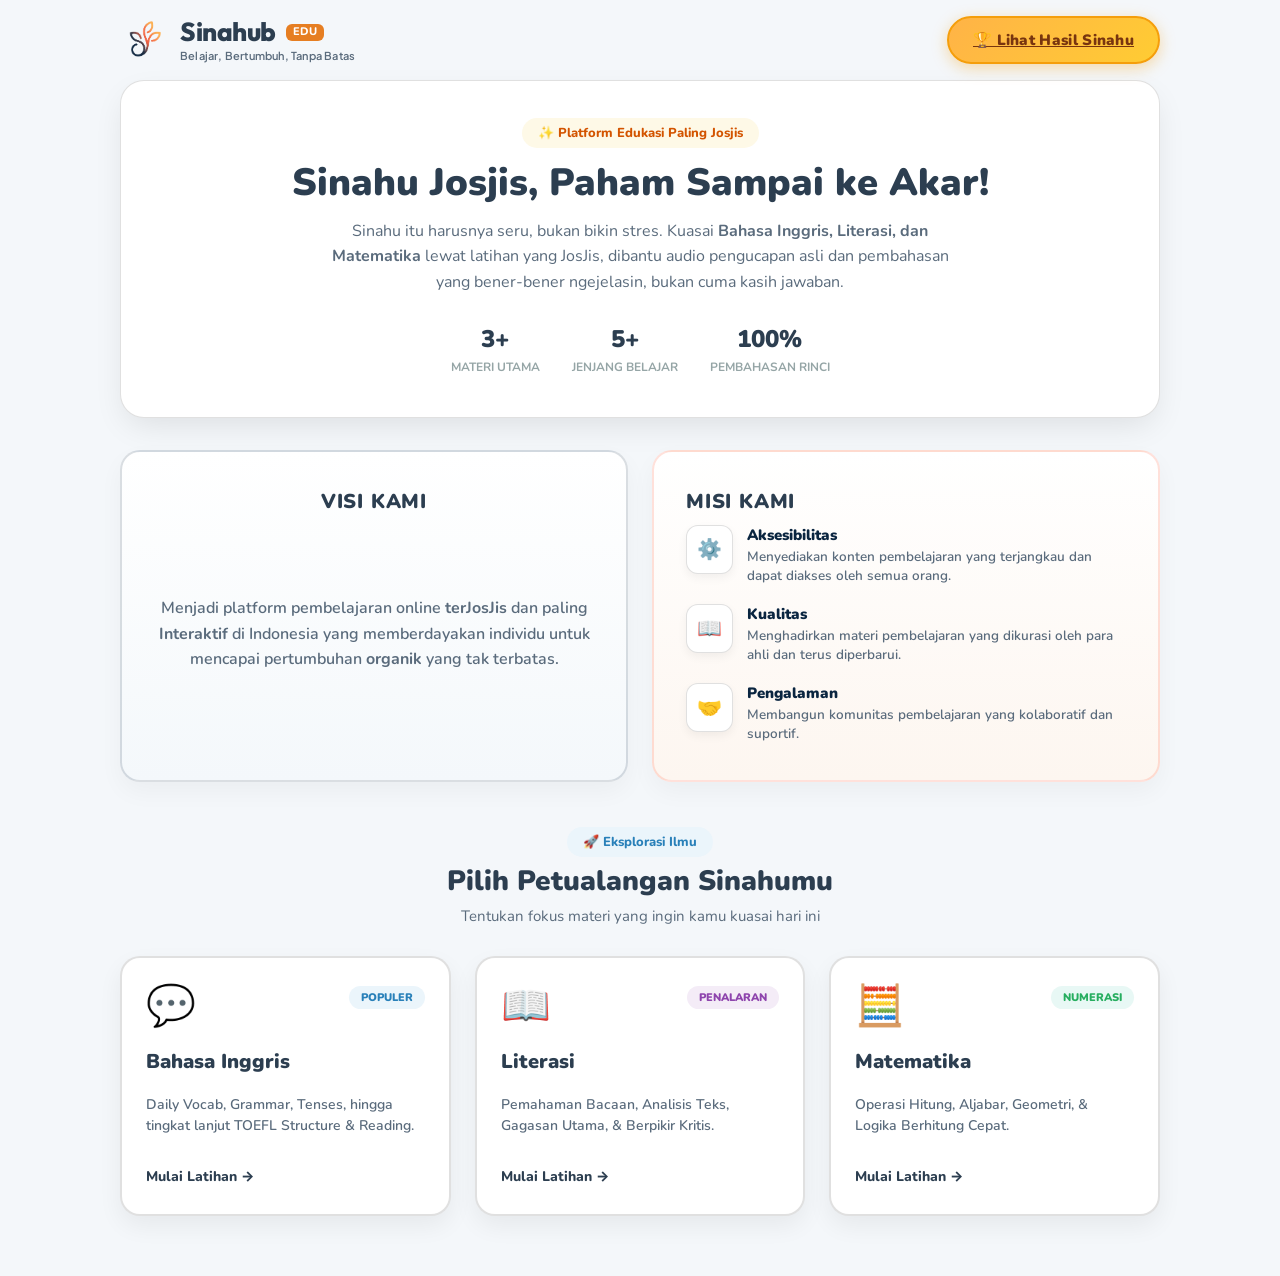
<file: index.html>
<!DOCTYPE html>
<html lang="id">
<head>
  <meta charset="UTF-8">
  <meta name="viewport" content="width=device-width, initial-scale=1.0">
  <title>Sinahub Edu — Platform Belajar JosJis</title>
  <link rel="icon" type="image/png" href="icon.png">
  
  <link rel="preconnect" href="https://fonts.googleapis.com">
  <link href="https://fonts.googleapis.com/css2?family=Nunito:wght@400;600;700;800;900&family=Inter:wght@400;500;600;700&display=swap" rel="stylesheet">
  <link href="https://fonts.googleapis.com/css2?family=Outfit:wght@700;800;900&family=Plus+Jakarta+Sans:wght@500;600;700&display=swap" rel="stylesheet">
  
  <link rel="stylesheet" href="style.css">
</head>
<body>

  <div class="wrap">
    <!-- NAVBAR UTAMA -->
   <header class="nav-inner">
      <a href="index.html" class="brand-container" style="text-decoration: none; cursor: pointer;">
        <img src="icon.png" alt="Logo Sinahub" class="brand-logo-img">
        <div class="brand-text-wrap">
          <div class="brand-title-row">
            <span class="brand-title">Sinahub</span>
            <span class="logo-tag">Edu</span>
          </div>
          <span class="brand-tagline">Belajar, Bertumbuh, Tanpa Batas</span>
        </div>
      </a>

      <div class="nav-menu">
        <a href="leaderboard.html" class="btn btn-leaderboard-custom">🏆 Lihat Hasil Sinahu</a>
      </div>
    </header>

    <!-- HERO SECTION -->
    <section class="hero-section">
      <div class="hero-content">
        <span class="hero-badge">✨ Platform Edukasi Paling Josjis</span>
        <h1>Sinahu Josjis, Paham Sampai ke Akar!</h1>
        <p>Sinahu itu harusnya seru, bukan bikin stres. Kuasai <strong>Bahasa Inggris, Literasi, dan Matematika</strong> lewat latihan yang JosJis, dibantu audio pengucapan asli dan pembahasan yang bener-bener ngejelasin, bukan cuma kasih jawaban. </p>
        
        <div class="hero-stats">
         <div class="hero-stats">
            <div class="stat-item">
              <span class="stat-num">3+</span>
              <span class="stat-lbl">Materi Utama</span>
            </div>
            <div class="stat-item">
              <span class="stat-num">5+</span>
              <span class="stat-lbl">Jenjang Belajar</span>
            </div>
            <div class="stat-item">
              <span class="stat-num">100%</span>
              <span class="stat-lbl">Pembahasan Rinci</span>
            </div>
          </div>
        </div>
      </div>
    </section>

 <!-- VISI & MISI SECTION -->
    <section class="about-section">
      <div class="about-grid">
        
        <!-- KARTU VISI -->
        <div class="about-card visi">
          <h3 class="card-title-center">VISI KAMI</h3>
          <p class="visi-text">Menjadi platform pembelajaran online <strong>terJosJis</strong> dan paling <strong>Interaktif</strong> di Indonesia yang memberdayakan individu untuk mencapai pertumbuhan <strong>organik</strong> yang tak terbatas.</p>
        </div>

        <!-- KARTU MISI -->
        <div class="about-card misi">
          <h3 class="card-title-left">MISI KAMI</h3>
          
          <div class="misi-item">
            <div class="misi-icon">⚙️</div>
            <div>
              <strong>Aksesibilitas</strong>
              <p>Menyediakan konten pembelajaran yang terjangkau dan dapat diakses oleh semua orang.</p>
            </div>
          </div>

          <div class="misi-item">
            <div class="misi-icon">📖</div>
            <div>
              <strong>Kualitas</strong>
              <p>Menghadirkan materi pembelajaran yang dikurasi oleh para ahli dan terus diperbarui.</p>
            </div>
          </div>

          <div class="misi-item">
            <div class="misi-icon">🤝</div>
            <div>
              <strong>Pengalaman</strong>
              <p>Membangun komunitas pembelajaran yang kolaboratif dan suportif.</p>
            </div>
          </div>

        </div>

      </div>
    </section>

    <!-- SEGMEN MATERI UTAMA (Dibuat Atraktif ala Paket Latihan) -->
    <section class="subjects-section">
      <div style="text-align: center; margin-bottom: 30px;">
        <span class="hero-badge" style="background: #EBF5FB; color: #2980B9;">🚀 Eksplorasi Ilmu</span>
        <h2 class="section-title" style="margin-top: 10px;">Pilih Petualangan Sinahumu</h2>
        <p class="section-sub">Tentukan fokus materi yang ingin kamu kuasai hari ini</p>
      </div>
      
      <div class="subject-grid">
        <!-- Card B. Inggris -->
        <div class="subj-card english" onclick="location.href='inggris.html'">
          <div class="subj-top-row">
            <div class="subj-icon-box">💬</div>
            <span class="subj-badge badge-smp">Populer</span>
          </div>
          <h3>Bahasa Inggris</h3>
          <p>Daily Vocab, Grammar, Tenses, hingga tingkat lanjut TOEFL Structure & Reading.</p>
          <div class="subj-footer"><span>Mulai Latihan →</span></div>
        </div>

        <!-- Card Literasi -->
        <div class="subj-card literasi" onclick="location.href='literasi.html'">
          <div class="subj-top-row">
            <div class="subj-icon-box">📖</div>
            <span class="subj-badge badge-sma">Penalaran</span>
          </div>
          <h3>Literasi</h3>
          <p>Pemahaman Bacaan, Analisis Teks, Gagasan Utama, & Berpikir Kritis.</p>
          <div class="subj-footer"><span>Mulai Latihan →</span></div>
        </div>

        <!-- Card Matematika -->
        <div class="subj-card mtk" onclick="location.href='matematika.html'">
          <div class="subj-top-row">
            <div class="subj-icon-box">🧮</div>
            <span class="subj-badge badge-sd46">Numerasi</span>
          </div>
          <h3>Matematika</h3>
          <p>Operasi Hitung, Aljabar, Geometri, & Logika Berhitung Cepat.</p>
          <div class="subj-footer"><span>Mulai Latihan →</span></div>
        </div>
      </div>
    </section>
  </div>

</body>
</html>
</file>
<file: style.css>
:root {
  --paper: #F4F7FA;
  --surface: #FFFFFF;
  --ink: #2C3E50;
  --ink-soft: #5A6B7C;
  --ink-faint: #95A5A6;
  
  --sd13-color: #D35400;
  --sd13-bg: #FDF2E9;
  --sd46-color: #27AE60;
  --sd46-bg: #E8F8F5;
  --smp-color: #2980B9;
  --smp-bg: #EBF5FB;
  --sma-color: #8E44AD;
  --sma-bg: #F4ECF7;

  --red: #E74C3C;
  --red-soft: #FDEDEC;
  --green: #27AE60;
  --green-soft: #EAFAF1;
  --blue-selected: #3498DB;
  --blue-selected-soft: #EBF5FB;
  
  --rule: rgba(0, 0, 0, 0.12);
  --shadow: 0 12px 32px -6px rgba(0, 0, 0, 0.1);
  --radius: 20px;
  --font-main: 'Nunito', 'Inter', sans-serif;
}

* { box-sizing: border-box; }
html, body { margin: 0; padding: 0; }

body {
  font-family: var(--font-main);
  background: var(--paper);
  color: var(--ink);
  min-height: 100vh;
}

button { font-family: inherit; cursor: pointer; }
.view { display: none; }
.view.active { display: block; }
.wrap { max-width: 1080px; margin: 0 auto; padding: 0 20px; }

/* Buttons */
.btn {
  border: none; border-radius: 999px; padding: 12px 24px; font-weight: 800; font-size: 15px;
  display: inline-flex; align-items: center; justify-content: center; gap: 8px; transition: all .15s ease;
}
.btn:active { transform: scale(.97); }
.btn-sm { padding: 6px 14px; font-size: 13px; }
.btn-primary { background: var(--ink); color: #fff; box-shadow: 0 6px 16px rgba(44, 62, 80, 0.2); }
.btn-ghost { background: transparent; color: var(--ink); border: 2px solid var(--rule); }
.btn-check { background: #F39C12; color: #fff; box-shadow: 0 6px 16px rgba(243, 156, 18, 0.3); }
.btn-check:disabled { background: #BDC3C7; box-shadow: none; cursor: not-allowed; }
.btn-outline-red { background: transparent; color: var(--red); border: 2px solid var(--red); }
.btn-red { background: var(--red); color: #fff; box-shadow: 0 6px 16px rgba(231, 76, 60, 0.25); }
.btn-red:hover { background: #C0392B; }

/* Landing Hero */
.nav-inner { display: flex; align-items: center; justify-content: space-between; padding: 20px 0; }
.logo { font-weight: 900; font-size: 24px; color: var(--ink); }
.logo-tag { background: #E67E22; color: #fff; font-size: 12px; padding: 3px 8px; border-radius: 6px; margin-left: 4px; }

.hero-section {
  padding: 40px 24px; text-align: center; background: #fff; border-radius: 24px;
  box-shadow: var(--shadow); margin-bottom: 32px; border: 1px solid var(--rule);
}
.hero-badge { background: #FEF9E7; color: #D35400; font-size: 13px; font-weight: 800; padding: 6px 16px; border-radius: 999px; }
.hero-section h1 { font-size: 38px; font-weight: 900; margin: 16px 0 12px; color: var(--ink); line-height: 1.25; }
.hero-section p { font-size: 16px; color: var(--ink-soft); max-width: 650px; margin: 0 auto 28px; line-height: 1.6; }

.hero-stats { display: flex; justify-content: center; gap: 32px; flex-wrap: wrap; }
.stat-item { text-align: center; }
.stat-num { font-size: 24px; font-weight: 900; color: var(--ink); display: block; }
.stat-lbl { font-size: 12px; color: var(--ink-faint); font-weight: 700; text-transform: uppercase; }

.features-section { margin-bottom: 40px; }
.section-title { text-align: center; font-size: 28px; font-weight: 900; margin: 0 0 6px; }
.section-sub { text-align: center; color: var(--ink-soft); font-size: 15px; margin: 0 0 28px; }

.features-grid { display: grid; grid-template-columns: repeat(auto-fit, minmax(260px, 1fr)); gap: 18px; }
.feature-card { background: #fff; padding: 22px; border-radius: 16px; border: 1px solid var(--rule); text-align: center; }
.feat-icon { font-size: 32px; margin-bottom: 8px; }
.feature-card h3 { font-size: 17px; font-weight: 800; margin: 0 0 6px; }
.feature-card p { font-size: 13.5px; color: var(--ink-soft); margin: 0; line-height: 1.5; }

/* Filter Tabs */
.filter-tabs { display: flex; justify-content: center; gap: 10px; margin-bottom: 32px; flex-wrap: wrap; }
.tab-btn {
  border: none; background: #fff; color: var(--ink-soft); padding: 11px 20px;
  border-radius: 999px; font-weight: 800; font-size: 14px; border: 2px solid var(--rule); transition: .2s;
}
.tab-btn.active { background: var(--ink); color: #fff; border-color: var(--ink); }

/* ===================== CATALOG & KOTAK PAKET ===================== */
.catalog-grid { 
  display: grid; 
  grid-template-columns: repeat(auto-fill, minmax(310px, 1fr)); 
  gap: 24px; 
}

.pkg-card {
  background: var(--surface); 
  border-radius: var(--radius); 
  padding: 28px 24px; 
  border: 2px solid var(--rule);
  display: flex; 
  flex-direction: column; 
  justify-content: space-between;
  min-height: 280px;
  box-shadow: 0 10px 25px rgba(0, 0, 0, 0.06); 
  transition: all .25s cubic-bezier(0.175, 0.885, 0.32, 1.275);
  position: relative;
}

.pkg-card:hover { 
  transform: translateY(-6px) scale(1.02); 
  box-shadow: 0 20px 40px rgba(0, 0, 0, 0.12);
  border-color: var(--ink);
}

.pkg-card h3 {
  font-size: 20px;
  font-weight: 900;
  color: var(--ink);
  line-height: 1.3;
  margin: 12px 0 6px;
}

.pkg-card p {
  font-size: 14px;
  color: var(--ink-soft);
  line-height: 1.5;
  font-weight: 600;
  margin-bottom: 16px;
}

.badge-level { 
  align-self: flex-start; 
  font-size: 12px; 
  font-weight: 900; 
  padding: 5px 14px; 
  border-radius: 999px; 
  text-transform: uppercase; 
  letter-spacing: 0.5px;
}

.badge-sd13 { background: var(--sd13-bg); color: var(--sd13-color); }
.badge-sd46 { background: var(--sd46-bg); color: var(--sd46-color); }
.badge-smp { background: var(--smp-bg); color: var(--smp-color); }
.badge-sma { background: var(--sma-bg); color: var(--sma-color); }

.pkg-card:has(.badge-umum) {
  border: 2px solid #ef4444;
  background: linear-gradient(180deg, #ffffff 0%, #fef2f2 100%);
}

.pkg-card:has(.badge-umum):hover {
  box-shadow: 0 20px 40px rgba(239, 68, 68, 0.25);
  border-color: #dc2626;
}

/* ===== QUIZ ROOM ===== */
#view-quiz { background: #F0F4F8; min-height: 100vh; padding-bottom: 110px; }
.quiz-top { position: sticky; top: 0; z-index: 15; background: #fff; border-bottom: 1px solid var(--rule); padding: 12px 0; }
.quiz-top-inner { display: flex; align-items: center; justify-content: space-between; max-width: 720px; margin: 0 auto; padding: 0 20px; gap: 8px; }

.btn-palette-trigger {
  border: 1.5px solid var(--rule); background: var(--paper); padding: 6px 12px; border-radius: 999px;
  font-size: 13px; font-weight: 800; color: var(--ink); display: flex; align-items: center; gap: 6px;
}

.timer-box { display: flex; align-items: center; gap: 6px; background: var(--paper); padding: 4px 10px; border-radius: 999px; }
.timer-val { font-size: 13px; font-weight: 800; font-variant-numeric: tabular-nums; min-width: 42px; display: none; }
.switch { width: 32px; height: 18px; border-radius: 999px; background: #BDC3C7; position: relative; cursor: pointer; transition: .2s; }
.switch::after { content: ''; position: absolute; width: 14px; height: 14px; border-radius: 50%; background: #fff; top: 2px; left: 2px; transition: .2s; }
.switch.on { background: var(--red); }
.switch.on::after { left: 16px; }

.text-sizer { display: flex; gap: 2px; background: var(--paper); padding: 3px 6px; border-radius: 8px; }
.text-btn { border: none; background: none; font-weight: 900; color: var(--ink); font-size: 13px; padding: 2px 6px; }

.quiz-body { max-width: 720px; margin: 20px auto 0; padding: 0 20px; }
.question-card { background: var(--surface); border-radius: 20px; padding: 28px; box-shadow: var(--shadow); position: relative; }
.q-tools { display: flex; justify-content: space-between; align-items: center; margin-bottom: 16px; }
.level-pill { font-size: 11px; font-weight: 900; color: var(--ink-faint); text-transform: uppercase; }

.btn-bookmark { border: none; background: none; font-size: 14px; color: var(--ink-faint); font-weight: 700; }
.btn-bookmark.active { color: #F39C12; }

.q-image-container { text-align: center; margin-bottom: 16px; }
.q-image { max-width: 100%; max-height: 220px; border-radius: 12px; border: 1px solid var(--rule); object-fit: contain; }

.q-text-wrap { display: flex; align-items: flex-start; gap: 10px; margin-bottom: 18px; }
.resizable-text { font-size: 20px; font-weight: 800; line-height: 1.5; margin: 0; flex: 1; }
.btn-audio { border: 1.5px solid var(--rule); background: var(--paper); border-radius: 50%; width: 36px; height: 36px; display: flex; align-items: center; justify-content: center; font-size: 16px; flex-shrink: 0; }

.options { display: flex; flex-direction: column; gap: 12px; }
.opt-row { display: flex; align-items: center; gap: 8px; }
.opt {
  flex: 1; display: flex; align-items: center; gap: 12px; text-align: left; padding: 16px; border-radius: 14px;
  border: 2px solid var(--rule); background: #fff; font-size: 16px; font-weight: 700; color: var(--ink); transition: .15s;
}
.opt:hover:not(:disabled) { border-color: var(--ink); }
.opt.is-selected { background: var(--blue-selected-soft); border-color: var(--blue-selected); color: var(--blue-selected); }
.opt.is-correct { background: var(--green-soft); border-color: var(--green); color: var(--green); }
.opt.is-wrong { background: var(--red-soft); border-color: var(--red); color: var(--red); }
.opt.is-dim { opacity: .4; }
.opt.is-eliminated { opacity: .4; text-decoration: line-through; background: #F2F4F4; }

.btn-eliminate {
  border: 1.5px solid var(--rule); background: #fff; color: var(--ink-faint); border-radius: 10px;
  width: 38px; height: 50px; font-size: 14px; font-weight: 800; flex-shrink: 0;
}
.btn-eliminate.active { background: var(--red-soft); color: var(--red); border-color: var(--red); }

.btn-hint { border: none; background: none; color: #D35400; font-weight: 800; font-size: 13px; padding: 0; margin-bottom: 10px; display: block; }
.hint-box { margin-bottom: 16px; background: #FEF9E7; border: 1.5px dashed #F1C40F; padding: 12px 16px; border-radius: 12px; font-size: 14px; color: #7F8C8D; display: none; }

.pembahasan { margin-top: 20px; display: none; }
.pembahasan.open { display: block; }
.divider { border: none; border-top: 1px dashed var(--rule); margin: 20px 0; }
.pembahasan-title { margin: 0 0 14px; font-size: 16px; font-weight: 900; }

.peh-card { border-radius: 14px; padding: 16px; margin-bottom: 12px; border: 1px solid var(--rule); background: var(--paper); }
.peh-card.ok { background: var(--green-soft); border-color: var(--green); }
.peh-card.no { background: #FFF5F5; border-color: rgba(231, 76, 60, 0.2); }

.peh-header-row { display: flex; align-items: center; justify-content: space-between; }
.peh-example-box {
  margin-top: 10px; background: #FFFFFF; border-left: 4px solid #3498DB;
  border-radius: 8px; padding: 10px 14px; box-shadow: 0 2px 8px rgba(0,0,0,0.04);
}
.peh-card.ok .peh-example-box { border-left-color: var(--green); }
.example-tag { font-size: 10.5px; font-weight: 900; color: #7F8C8D; text-transform: uppercase; letter-spacing: .05em; display: block; margin-bottom: 2px; }
.example-text { font-size: 13.5px; font-style: italic; color: var(--ink); margin: 0; font-weight: 600; }

.sticky-nav {
  position: fixed; bottom: 0; left: 0; right: 0; padding: 14px 20px; background: #fff;
  border-top: 1px solid var(--rule); box-shadow: 0 -4px 20px rgba(0,0,0,0.05); z-index: 20;
}
.sticky-nav-inner { max-width: 720px; margin: 0 auto; display: flex; justify-content: space-between; gap: 10px; }

.modal-overlay {
  position: fixed; top: 0; left: 0; right: 0; bottom: 0; background: rgba(0,0,0,0.5);
  display: none; align-items: center; justify-content: center; z-index: 999; backdrop-filter: blur(4px);
}
.modal-overlay.open { display: flex !important; }
.modal-content { background: #fff; border-radius: 20px; padding: 24px; width: 90%; max-width: 440px; max-height: 80vh; overflow-y: auto; }
.modal-header { display: flex; justify-content: space-between; align-items: center; margin-bottom: 14px; }
.modal-header h3 { margin: 0; font-size: 18px; font-weight: 900; }
.close-modal { border: none; background: none; font-size: 18px; font-weight: 800; color: var(--ink-faint); }

.palette-legend { display: flex; gap: 10px; font-size: 11px; font-weight: 700; color: var(--ink-soft); margin-bottom: 16px; flex-wrap: wrap; }
.dot { width: 8px; height: 8px; border-radius: 50%; display: inline-block; }
.dot.active { background: var(--ink); }
.dot.selected { background: var(--blue-selected); }
.dot.checked { background: var(--green); }

.palette-grid { display: grid; grid-template-columns: repeat(5, 1fr); gap: 10px; }
.p-num {
  border: 1.5px solid var(--rule); background: var(--paper); padding: 12px 0; border-radius: 10px;
  font-weight: 800; font-size: 14px; color: var(--ink); text-align: center;
}
.p-num.is-current { border-color: var(--ink); background: var(--ink); color: #fff; }
.p-num.is-selected { border-color: var(--blue-selected); background: var(--blue-selected-soft); color: var(--blue-selected); }
.p-num.is-checked { border-color: var(--green); background: var(--green-soft); color: var(--green); }

.score-card { background: #fff; border-radius: 24px; padding: 36px 20px; text-align: center; box-shadow: var(--shadow); max-width: 580px; margin: 40px auto; }
.score-circle { font-size: 60px; font-weight: 900; color: var(--green); margin: 12px 0; }
.score-subtext { color: var(--ink-soft); font-weight: 700; margin-bottom: 24px; }
.result-btn-group { display: flex; gap: 10px; justify-content: center; flex-wrap: wrap; }

.recap-box { max-width: 580px; margin: 20px auto; display: none; }
.recap-tabs { display: flex; gap: 8px; margin-bottom: 16px; border-bottom: 2px solid var(--rule); padding-bottom: 8px; }
.recap-tab { border: none; background: none; font-weight: 800; font-size: 14px; color: var(--ink-soft); padding: 6px 12px; border-radius: 6px; }
.recap-tab.active { background: var(--ink); color: #fff; }

.modal-box {
  background: #fff; padding: 24px; border-radius: 16px; width: 90%; max-width: 400px;
  box-shadow: 0 10px 25px rgba(0,0,0,0.2); text-align: center;
}
.mode-card {
  border: 1px solid #ddd; border-radius: 10px; padding: 10px; cursor: pointer;
  display: block; text-align: left; transition: 0.2s;
}
.mode-card:has(input:checked) {
  border-color: var(--primary, #2563eb); background: #eff6ff;
}

.modal-confirm {
  text-align: center;
  max-width: 380px;
  padding: 30px 24px;
  animation: popIn 0.2s cubic-bezier(0.175, 0.885, 0.32, 1.275);
}

@keyframes popIn {
  0% { transform: scale(0.8); opacity: 0; }
  100% { transform: scale(1); opacity: 1; }
}

.confirm-icon { font-size: 46px; margin-bottom: 10px; line-height: 1; }
.modal-confirm h3 { margin: 0 0 8px; font-size: 20px; font-weight: 900; color: var(--ink); }
.modal-confirm p { margin: 0 0 24px; font-size: 14px; color: var(--ink-soft); line-height: 1.5; }
.confirm-actions { display: flex; gap: 12px; }
.confirm-actions .btn { flex: 1; }

@keyframes fireGlow {
  0% {
    box-shadow: 0 0 10px rgba(239, 68, 68, 0.6), 0 0 20px rgba(245, 158, 11, 0.4);
    border-color: #ef4444;
  }
  50% {
    box-shadow: 0 0 20px rgba(220, 38, 38, 0.9), 0 0 35px rgba(234, 179, 8, 0.8);
    border-color: #f59e0b;
  }
  100% {
    box-shadow: 0 0 10px rgba(239, 68, 68, 0.6), 0 0 20px rgba(245, 158, 11, 0.4);
    border-color: #ef4444;
  }
}

@keyframes fireFlicker {
  0%, 100% { transform: scale(1) rotate(0deg); }
  25% { transform: scale(1.2) rotate(-5deg); }
  75% { transform: scale(1.1) rotate(5deg); }
}

.tab-btn-hardcore {
  background: linear-gradient(135deg, #18181b 0%, #27272a 50%, #450a0a 100%) !important;
  color: #fff !important;
  border: 2px solid #ef4444 !important;
  animation: fireGlow 2s infinite ease-in-out;
  position: relative;
  overflow: hidden;
  font-weight: 800 !important;
  display: inline-flex;
  align-items: center;
  gap: 6px;
  transition: all 0.3s cubic-bezier(0.4, 0, 0.2, 1);
}

.tab-btn-hardcore:hover {
  transform: translateY(-3px) scale(1.05);
  background: linear-gradient(135deg, #450a0a 0%, #7f1d1d 50%, #dc2626 100%) !important;
  box-shadow: 0 0 30px rgba(239, 68, 68, 1), 0 0 50px rgba(245, 158, 11, 0.9) !important;
}

.tab-btn-hardcore .glow-text {
  color: #fca5a5;
  text-shadow: 0 0 8px rgba(239, 68, 68, 0.8), 0 0 12px rgba(245, 158, 11, 0.6);
}

.skull-badge {
  background: #dc2626;
  color: #ffffff;
  font-size: 10px;
  padding: 2px 6px;
  border-radius: 4px;
  letter-spacing: 1px;
  font-weight: 900;
  box-shadow: 0 0 6px rgba(0,0,0,0.5);
}

.fire-icon {
  display: inline-block;
  animation: fireFlicker 1.5s infinite ease-in-out;
}

.badge-umum {
  background: linear-gradient(135deg, #450a0a, #7f1d1d) !important;
  color: #fca5a5 !important;
  border: 1px solid #ef4444 !important;
  font-weight: 800 !important;
  box-shadow: 0 0 8px rgba(239, 68, 68, 0.5);
}

.badge-toefl-structure,
.badge-toefl-reading {
  background-color: #f59e0b;
  color: #ffffff;
}

/* ===================== BRANDING & HEADER LOGO ===================== */
.nav-inner { 
  display: flex; 
  align-items: center; 
  justify-content: space-between; 
  padding: 16px 0; 
}

.brand-container {
  display: flex;
  align-items: center;
  gap: 12px;
}

.brand-logo-img {
  height: 48px;
  width: auto;
  object-fit: contain;
}

.brand-text-wrap {
  display: flex;
  flex-direction: column;
  justify-content: center;
}

.brand-title-row {
  display: flex;
  align-items: center;
  gap: 6px;
  line-height: 1.1;
}

.brand-title {
  font-family: 'Outfit', sans-serif;
  font-weight: 800;
  font-size: 26px;
  color: var(--ink, #2C3E50);
  letter-spacing: -0.5px;
}

.logo-tag { 
  background: #E67E22; 
  color: #fff; 
  font-size: 11px; 
  font-weight: 800;
  padding: 2px 7px; 
  border-radius: 6px; 
  text-transform: uppercase;
}

.brand-tagline {
  font-family: 'Plus Jakarta Sans', sans-serif;
  font-size: 11px;
  font-weight: 600;
  color: var(--ink-soft, #5A6B7C);
  margin-top: 2px;
  letter-spacing: 0.2px;
}

/* ===================== TOMBOL LIHAT HASIL - KONTRAS & OUTLINE ===================== */
.btn-leaderboard-custom {
  background: linear-gradient(135deg, #FFB347 0%, #FFCC33 100%) !important;
  color: #78350F !important;
  border: 2.5px solid #F59E0B !important;
  box-shadow: 0 4px 15px rgba(245, 158, 11, 0.35);
  font-weight: 900 !important;
  letter-spacing: 0.3px;
  transition: all 0.25s cubic-bezier(0.4, 0, 0.2, 1);
}

.btn-leaderboard-custom:hover {
  transform: translateY(-2px) scale(1.02);
  background: linear-gradient(135deg, #F59E0B 0%, #D97706 100%) !important;
  color: #FFFFFF !important;
  border-color: #B45309 !important;
  box-shadow: 0 6px 22px rgba(245, 158, 11, 0.5);
}

.btn-leaderboard-custom:active {
  transform: translateY(1px);
}

/* ===================== RANCANGAN BARU HOMEPAGE ===================== */
.about-section { margin-bottom: 48px; }
.about-grid { display: grid; grid-template-columns: repeat(auto-fit, minmax(320px, 1fr)); gap: 24px; }
.about-card {
  background: var(--surface); padding: 32px; border-radius: var(--radius); border: 2px solid var(--rule);
  box-shadow: 0 10px 25px rgba(0, 0, 0, 0.04); position: relative;
}
.card-icon-badge { font-size: 32px; margin-bottom: 12px; display: inline-block; }
.about-card h3 { font-size: 20px; font-weight: 900; margin: 0 0 10px; color: var(--ink); }
.about-card p { font-size: 14.5px; color: var(--ink-soft); line-height: 1.6; margin: 0; font-weight: 600; }
.about-card.visi { background: linear-gradient(180deg, #FFFFFF 0%, #EBF5FB 100%); border-color: rgba(41, 128, 185, 0.25); }
.about-card.misi { background: linear-gradient(180deg, #FFFFFF 0%, #FDF2E9 100%); border-color: rgba(211, 84, 0, 0.25); }

/* Subject Cards Styling (Mirip Pkg-Card) */
.subjects-section { margin-bottom: 60px; }
.subject-grid { display: grid; grid-template-columns: repeat(auto-fit, minmax(310px, 1fr)); gap: 24px; }

.subj-card {
  background: var(--surface); border-radius: var(--radius); padding: 28px 24px; border: 2px solid var(--rule);
  display: flex; flex-direction: column; justify-content: space-between; min-height: 260px;
  box-shadow: 0 10px 25px rgba(0, 0, 0, 0.06); cursor: pointer;
  transition: all .25s cubic-bezier(0.175, 0.885, 0.32, 1.275); position: relative;
}

.subj-card:hover {
  transform: translateY(-6px) scale(1.02);
  box-shadow: 0 20px 40px rgba(0, 0, 0, 12);
  border-color: var(--ink);
}

.subj-top-row { display: flex; justify-content: space-between; align-items: flex-start; margin-bottom: 12px; }
.subj-icon-box { font-size: 40px; line-height: 1; }
.subj-badge { font-size: 11px; font-weight: 900; padding: 4px 12px; border-radius: 999px; text-transform: uppercase; }

.subj-card h3 { font-size: 20px; font-weight: 900; color: var(--ink); margin: 0 0 8px; }
.subj-card p { font-size: 14px; color: var(--ink-soft); line-height: 1.5; font-weight: 600; margin: 0 0 20px; }

.subj-footer {
  font-weight: 800; font-size: 14px; color: var(--ink); display: flex; align-items: center;
  transition: gap 0.2s;
}
.subj-card:hover .subj-footer { color: #2980B9; text-decoration: underline; }

/* Warna Hover Spesifik per Kartu */
.subj-card.english:hover { border-color: #2980B9; background: linear-gradient(180deg, #FFFFFF 0%, #F4FAFE 100%); }
.subj-card.literasi:hover { border-color: #8E44AD; background: linear-gradient(180deg, #FFFFFF 0%, #F9F4FC 100%); }
.subj-card.mtk:hover { border-color: #D35400; background: linear-gradient(180deg, #FFFFFF 0%, #FDF6F0 100%); }

/* ===================== VISI MISI STYLING (UPDATE) ===================== */
.about-section { margin-bottom: 48px; }
.about-grid { display: grid; grid-template-columns: repeat(auto-fit, minmax(320px, 1fr)); gap: 24px; }

.about-card {
  background: var(--surface); padding: 36px 32px; border-radius: var(--radius); border: 2px solid var(--rule);
  box-shadow: 0 10px 25px rgba(0, 0, 0, 0.04); position: relative;
  display: flex;
  flex-direction: column;
}

/* Judul Visi (Center & Lebih Besar) */
.card-title-center {
  font-size: 24px;
  font-weight: 900;
  margin: 0 0 20px 0;
  color: #0A2540;
  letter-spacing: 0.8px;
  text-align: center;
}

/* Judul Misi (Left & Lebih Besar) */
.card-title-left {
  font-size: 24px;
  font-weight: 900;
  margin: 0 0 20px 0;
  color: #0A2540;
  letter-spacing: 0.8px;
  text-align: left;
}

/* Styling Khusus Teks Visi (Center & Proporsional) */
.visi-text {
  font-size: 16px !important;
  text-align: center;
  line-height: 1.7;
  color: var(--ink-soft);
  margin: auto 0 !important; /* Membuat posisi vertikal di tengah secara proporsional */
}

.about-card.visi { 
  background: linear-gradient(180deg, #FFFFFF 0%, #F4F8FB 100%); 
  border-color: rgba(10, 37, 64, 0.15); 
  text-align: center;
}

.about-card.misi { 
  background: linear-gradient(180deg, #FFFFFF 0%, #FDF6F0 100%); 
  border-color: rgba(255, 107, 78, 0.2); 
  text-align: left;
}

/* Styling Poin Misi */
.misi-item {
  display: flex;
  align-items: flex-start;
  gap: 14px;
  margin-bottom: 18px;
}
.misi-item:last-child { margin-bottom: 0; }

.misi-icon {
  font-size: 20px;
  background: #FFF;
  padding: 10px;
  border-radius: 12px;
  box-shadow: 0 4px 10px rgba(0,0,0,0.05);
  flex-shrink: 0;
  border: 1px solid var(--rule);
}

.misi-item strong {
  display: block;
  font-size: 15px;
  color: #0A2540;
  margin-bottom: 3px;
  font-weight: 900;
}

.misi-item p {
  font-size: 13.5px;
  color: var(--ink-soft);
  margin: 0;
  font-weight: 600;
  line-height: 1.4;
}

.brand-container {
  display: flex;
  align-items: center;
  gap: 12px;
  transition: opacity 0.2s ease;
}

.brand-container:hover {
  opacity: 0.85;
}
</file>
